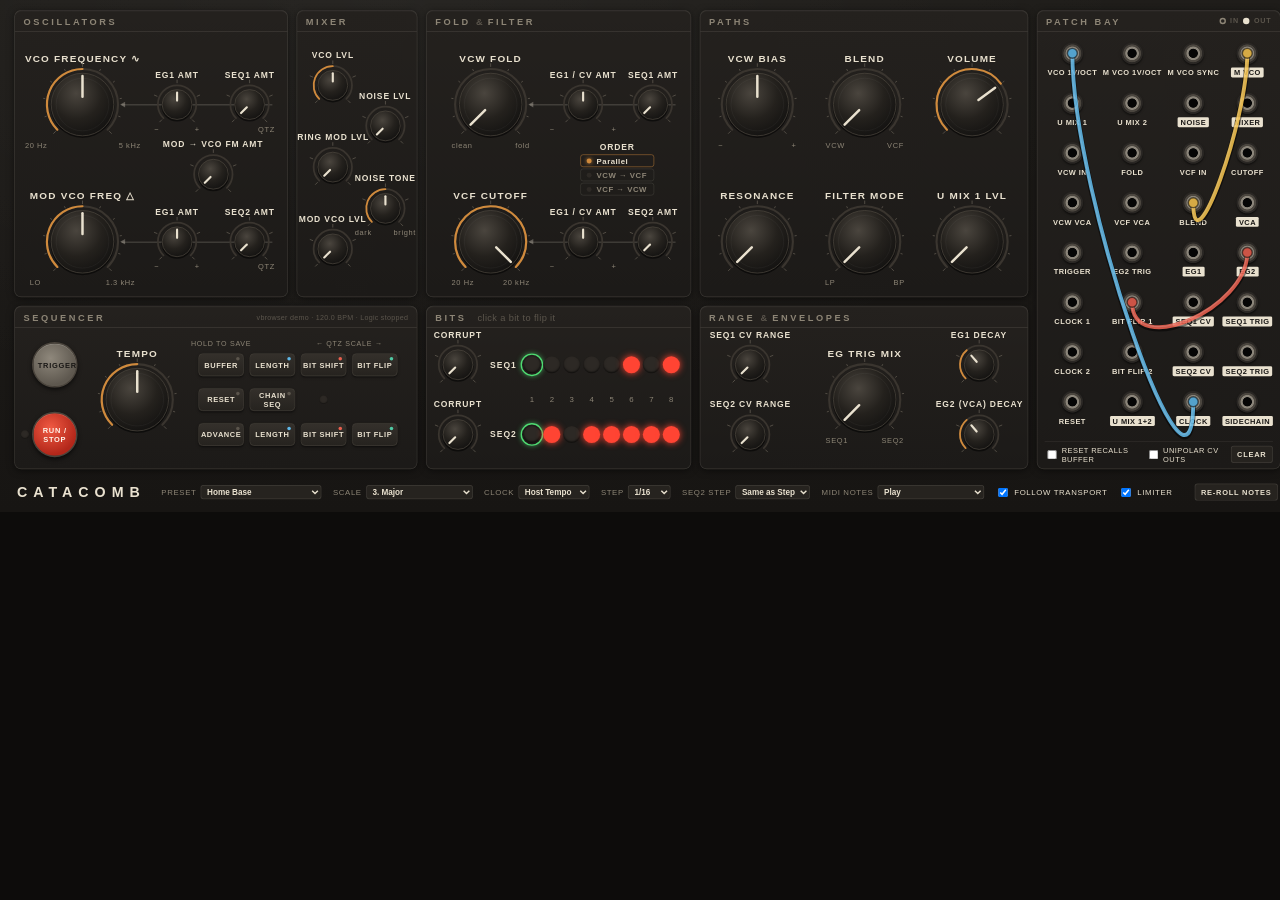
<file: ui/index.html>
<!doctype html>
<html lang="en">
<head>
  <meta charset="utf-8">
  <meta name="viewport" content="width=device-width, initial-scale=1">
  <title>Catacomb</title>
  <link rel="stylesheet" href="style.css">
</head>
<body>
  <!--
    The panel is laid out at 1800 × 720 and scaled to the window (main.js).

    Modules follow the instrument's functional blocks. Inside a module everything is placed
    on a grid by data-x / data-y (module coordinates):
      .ctl     a knob, placed so the KNOB's centre is at (x, y); its label sits above
      .place   any other element, centred on (x, y)
      .link    a line at y from x1 to x2, tying amount knobs to the knob they modulate
    Shared row lines — top modules: y = 132 / 230 / 325; bottom modules: y = 82 / 131 / 180.

    Knob attributes: data-param (host parameter id), data-size (L / M / S), data-lo / data-hi
    (legends under the knob).
  -->
  <main id="panel">
    <div class="row top">
      <section class="sec mod" style="width: 385px">
        <h2>Oscillators</h2>
        <div class="link" data-x1="150" data-x2="362" data-y="132"></div>
        <div class="ctl" data-x="95" data-y="132" data-param="vcoFreq" data-size="L" data-label="VCO Frequency ∿" data-lo="20 Hz" data-hi="5 kHz"></div>
        <div class="ctl" data-x="228" data-y="132" data-param="vcoEg1Amt" data-size="S" data-label="EG1 Amt" data-lo="−" data-hi="+"></div>
        <div class="ctl" data-x="330" data-y="132" data-param="vcoSeq1Amt" data-size="S" data-label="SEQ1 Amt" data-hi="QTZ"></div>
        <div class="ctl" data-x="279" data-y="230" data-param="fmAmt" data-size="S" data-label="Mod → VCO FM Amt"></div>
        <div class="link" data-x1="150" data-x2="362" data-y="325"></div>
        <div class="ctl" data-x="95" data-y="325" data-param="mvcoFreq" data-size="L" data-label="Mod VCO Freq △" data-lo="LO" data-hi="1.3 kHz"></div>
        <div class="ctl" data-x="228" data-y="325" data-param="mvcoEg1Amt" data-size="S" data-label="EG1 Amt" data-lo="−" data-hi="+"></div>
        <div class="ctl" data-x="330" data-y="325" data-param="mvcoSeq2Amt" data-size="S" data-label="SEQ2 Amt" data-hi="QTZ"></div>
      </section>

      <section class="sec mod" style="width: 170px" title="Each channel overdrives past noon (RING MOD stays clean)">
        <h2>Mixer</h2>
        <div class="ctl" data-x="50" data-y="105" data-param="vcoLvl" data-size="S" data-label="VCO Lvl"></div>
        <div class="ctl" data-x="50" data-y="220" data-param="ringLvl" data-size="S" data-label="Ring Mod Lvl"></div>
        <div class="ctl" data-x="50" data-y="335" data-param="mvcoLvl" data-size="S" data-label="Mod VCO Lvl"></div>
        <div class="ctl" data-x="124" data-y="162" data-param="noiseLvl" data-size="S" data-label="Noise Lvl"></div>
        <div class="ctl" data-x="124" data-y="278" data-param="noiseTone" data-size="S" data-label="Noise Tone" data-lo="dark" data-hi="bright"></div>
      </section>

      <section class="sec mod" style="width: 373px">
        <h2>Fold <span class="amp">&amp;</span> Filter</h2>
        <div class="link" data-x1="145" data-x2="350" data-y="132"></div>
        <div class="ctl" data-x="90" data-y="132" data-param="fold" data-size="L" data-label="VCW Fold" data-lo="clean" data-hi="fold"></div>
        <div class="ctl" data-x="220" data-y="132" data-param="foldEg1Amt" data-size="S" data-label="EG1 / CV Amt" data-lo="−" data-hi="+"></div>
        <div class="ctl" data-x="318" data-y="132" data-param="foldSeq1Amt" data-size="S" data-label="SEQ1 Amt"></div>
        <div class="place order" data-x="268" data-y="222" data-param="order" title="ORDER: how the wavefolder (VCW) and filter (VCF) paths are joined">
          <div class="order-title">Order</div>
        </div>
        <div class="link" data-x1="145" data-x2="350" data-y="325"></div>
        <div class="ctl" data-x="90" data-y="325" data-param="cutoff" data-size="L" data-label="VCF Cutoff" data-lo="20 Hz" data-hi="20 kHz"></div>
        <div class="ctl" data-x="220" data-y="325" data-param="cutoffEg1Amt" data-size="S" data-label="EG1 / CV Amt" data-lo="−" data-hi="+"></div>
        <div class="ctl" data-x="318" data-y="325" data-param="cutoffSeq2Amt" data-size="S" data-label="SEQ2 Amt"></div>
      </section>

      <section class="sec mod" style="width: 462px">
        <h2>Paths</h2>
        <div class="ctl" data-x="80" data-y="132" data-param="bias" data-size="L" data-label="VCW Bias" data-lo="−" data-hi="+"></div>
        <div class="ctl" data-x="231" data-y="132" data-param="blend" data-size="L" data-label="Blend" data-lo="VCW" data-hi="VCF"></div>
        <div class="ctl" data-x="382" data-y="132" data-param="volume" data-size="L" data-label="Volume"></div>
        <div class="ctl" data-x="80" data-y="325" data-param="resonance" data-size="L" data-label="Resonance"></div>
        <div class="ctl" data-x="231" data-y="325" data-param="filterMode" data-size="L" data-label="Filter Mode" data-lo="LP" data-hi="BP"></div>
        <div class="ctl" data-x="382" data-y="325" data-param="umix1Lvl" data-size="L" data-label="U Mix 1 Lvl"></div>
      </section>
    </div>

    <div class="row bottom">
      <section class="sec mod" style="width: 567px">
        <h2>Sequencer <span id="status"></span></h2>
        <span class="place lamp" id="runLamp" data-x="14" data-y="180"></span>
        <button class="place pad round" data-x="56" data-y="82" data-button="Trigger" title="TRIGGER: fire both envelopes">Trigger</button>
        <button class="place pad round red" data-x="56" data-y="180" data-button="RunStop" title="RUN / STOP the sequencers (they don't reset)">Run / Stop</button>
        <div class="ctl" data-x="172" data-y="131" data-param="tempo" data-size="L" data-label="Tempo"></div>

        <div class="place key-note" data-x="290" data-y="52">Hold to save</div>
        <div class="place key-note" data-x="470" data-y="52">← QTZ scale →</div>
        <button class="place key" data-x="290" data-y="82" data-button="Buffer" title="BUFFER: tap to recall the saved pattern, hold 1 s to save. Hold with RESET 1 s to clear.">Buffer</button>
        <button class="place key c1" data-x="362" data-y="82" data-button="Length1" title="LENGTH 1: shorten SEQ1 (8 → 1 → 8). + RESET: back to 8. With BIT SHIFT 1: previous scale.">Length</button>
        <button class="place key c2" data-x="434" data-y="82" data-button="Shift1" title="BIT SHIFT 1: rotate SEQ1 right. Hold as a modifier: + RESET undo, + ADVANCE move the write head, + LENGTH / BIT FLIP change the scale.">Bit Shift</button>
        <button class="place key c3" data-x="506" data-y="82" data-button="Flip1" title="BIT FLIP 1: flip SEQ1's bit at the write head (hold: every step).">Bit Flip</button>
        <button class="place key" data-x="290" data-y="131" data-button="Reset" title="RESET: both play heads to bit 1">Reset</button>
        <button class="place key" data-x="362" data-y="131" data-button="Chain" title="CHAIN SEQ: one 16-step loop">Chain Seq</button>
        <span class="place lamp" id="chainLamp" data-x="434" data-y="131" title="Lit while chained"></span>
        <button class="place key" data-x="290" data-y="180" data-button="Advance" title="ADVANCE: step both heads (while stopped)">Advance</button>
        <button class="place key c1" data-x="362" data-y="180" data-button="Length2" title="LENGTH 2: shorten SEQ2. With BIT SHIFT 2: slower clock division.">Length</button>
        <button class="place key c2" data-x="434" data-y="180" data-button="Shift2" title="BIT SHIFT 2: rotate SEQ2 right (chained: offset SEQ2's play head).">Bit Shift</button>
        <button class="place key c3" data-x="506" data-y="180" data-button="Flip2" title="BIT FLIP 2: flip SEQ2's bit at the write head. With BIT SHIFT 2: faster clock division.">Bit Flip</button>
      </section>

      <section class="sec mod" style="width: 373px">
        <h2>Bits <span class="hint">click a bit to flip it</span></h2>
        <div class="ctl" data-x="44" data-y="82" data-param="corrupt1" data-size="S" data-label="Corrupt"></div>
        <div class="ctl" data-x="44" data-y="180" data-param="corrupt2" data-size="S" data-label="Corrupt"></div>
        <span class="place row-name" data-x="108" data-y="82">SEQ1</span>
        <span class="place row-name" data-x="108" data-y="180">SEQ2</span>
        <div class="place leds" id="leds1" data-x="246" data-y="82"></div>
        <div class="place nums" data-x="246" data-y="131"><i>1</i><i>2</i><i>3</i><i>4</i><i>5</i><i>6</i><i>7</i><i>8</i></div>
        <div class="place leds" id="leds2" data-x="246" data-y="180"></div>
      </section>

      <section class="sec mod" style="width: 462px">
        <h2>Range <span class="amp">&amp;</span> Envelopes</h2>
        <div class="ctl" data-x="70" data-y="82" data-param="cvRange1" data-size="S" data-label="SEQ1 CV Range"></div>
        <div class="ctl" data-x="70" data-y="180" data-param="cvRange2" data-size="S" data-label="SEQ2 CV Range"></div>
        <div class="ctl" data-x="231" data-y="131" data-param="egTrigMix" data-size="L" data-label="EG Trig Mix" data-lo="SEQ1" data-hi="SEQ2"></div>
        <div class="ctl" data-x="392" data-y="82" data-param="eg1Decay" data-size="S" data-label="EG1 Decay"></div>
        <div class="ctl" data-x="392" data-y="180" data-param="eg2Decay" data-size="S" data-label="EG2 (VCA) Decay"></div>
      </section>
    </div>

    <aside class="sec bay">
      <h2>Patch Bay <span class="key-legend"><i class="dot in"></i>in <i class="dot out"></i>out</span></h2>
      <div id="bay"></div>
      <div class="bay-foot">
        <label class="check"><input type="checkbox" data-param="resetRecallsBuffer"> Reset recalls buffer</label>
        <label class="check"><input type="checkbox" data-param="cvOutUnipolar"> Unipolar CV outs</label>
        <button class="small-btn" id="clearCables" title="Remove every cable (all jacks back on their normals)">Clear</button>
      </div>
    </aside>

    <footer class="bar">
      <div class="brand-block"><span class="brand">CATACOMB</span></div>
      <label>Preset <select id="preset"></select></label>
      <label>Scale <select id="scale"></select></label>
      <label>Clock <select data-param="clockSource"></select></label>
      <label>Step <select data-param="clockDiv"></select></label>
      <label>SEQ2 step <select data-param="clock2Div"></select></label>
      <label>MIDI notes <select data-param="midiNotes"></select></label>
      <label class="check"><input type="checkbox" data-param="followTransport"> Follow transport</label>
      <label class="check" title="Keeps the output under −1 dBFS"><input type="checkbox" data-param="outputLimiter"> Limiter</label>
      <button class="small-btn" id="reroll" title="New random voltages for every bit that's on (rhythm kept)">Re-roll notes</button>
    </footer>
    <div id="readout" hidden></div>
    <div id="tip" hidden><b></b><span></span></div>
  </main>
  <script type="module" src="src/main.js"></script>
</body>
</html>
</file>
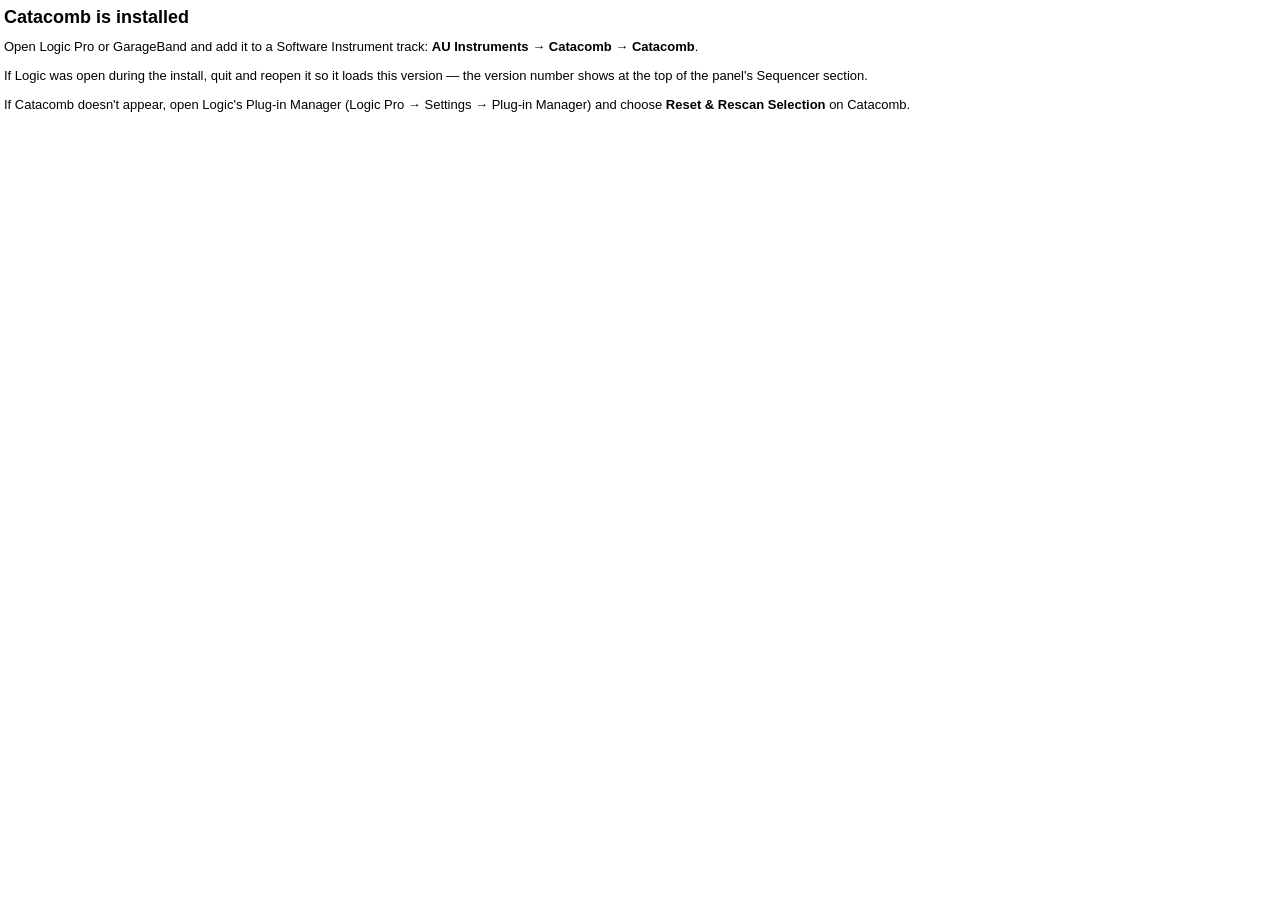
<file: packaging/resources/conclusion.html>
<!doctype html>
<html><head><meta charset="utf-8">
<style>body{font:13px -apple-system,Helvetica,sans-serif;line-height:1.45;margin:0 4px}h1{font-size:18px;margin:4px 0 8px}p{margin:0 0 10px}</style>
</head><body>
<h1>Catacomb is installed</h1>
<p>Open Logic Pro or GarageBand and add it to a Software Instrument track:
<b>AU Instruments → Catacomb → Catacomb</b>.</p>
<p>If Logic was open during the install, quit and reopen it so it loads this version — the version
number shows at the top of the panel's Sequencer section.</p>
<p>If Catacomb doesn't appear, open Logic's Plug-in Manager (Logic Pro → Settings → Plug-in Manager)
and choose <b>Reset &amp; Rescan Selection</b> on Catacomb.</p>
</body></html>
</file>
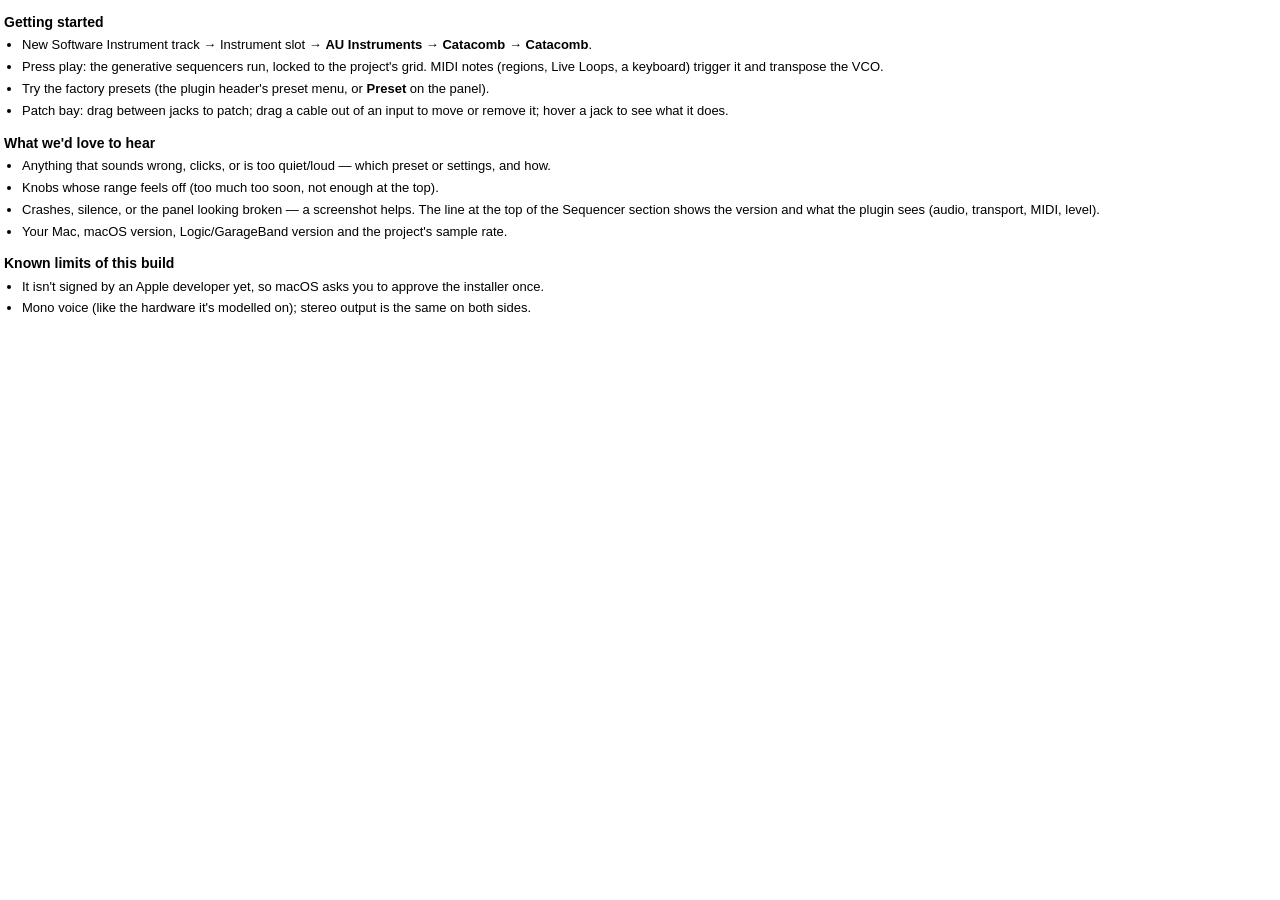
<file: packaging/resources/readme.html>
<!doctype html>
<html><head><meta charset="utf-8">
<style>body{font:13px -apple-system,Helvetica,sans-serif;line-height:1.45;margin:0 4px}h2{font-size:14px;margin:12px 0 4px}ul{margin:0 0 8px;padding-left:18px}li{margin-bottom:3px}</style>
</head><body>
<h2>Getting started</h2>
<ul>
<li>New Software Instrument track → Instrument slot → <b>AU Instruments → Catacomb → Catacomb</b>.</li>
<li>Press play: the generative sequencers run, locked to the project's grid. MIDI notes (regions,
Live Loops, a keyboard) trigger it and transpose the VCO.</li>
<li>Try the factory presets (the plugin header's preset menu, or <b>Preset</b> on the panel).</li>
<li>Patch bay: drag between jacks to patch; drag a cable out of an input to move or remove it;
hover a jack to see what it does.</li>
</ul>
<h2>What we'd love to hear</h2>
<ul>
<li>Anything that sounds wrong, clicks, or is too quiet/loud — which preset or settings, and how.</li>
<li>Knobs whose range feels off (too much too soon, not enough at the top).</li>
<li>Crashes, silence, or the panel looking broken — a screenshot helps. The line at the top of the
Sequencer section shows the version and what the plugin sees (audio, transport, MIDI, level).</li>
<li>Your Mac, macOS version, Logic/GarageBand version and the project's sample rate.</li>
</ul>
<h2>Known limits of this build</h2>
<ul>
<li>It isn't signed by an Apple developer yet, so macOS asks you to approve the installer once.</li>
<li>Mono voice (like the hardware it's modelled on); stereo output is the same on both sides.</li>
</ul>
</body></html>
</file>
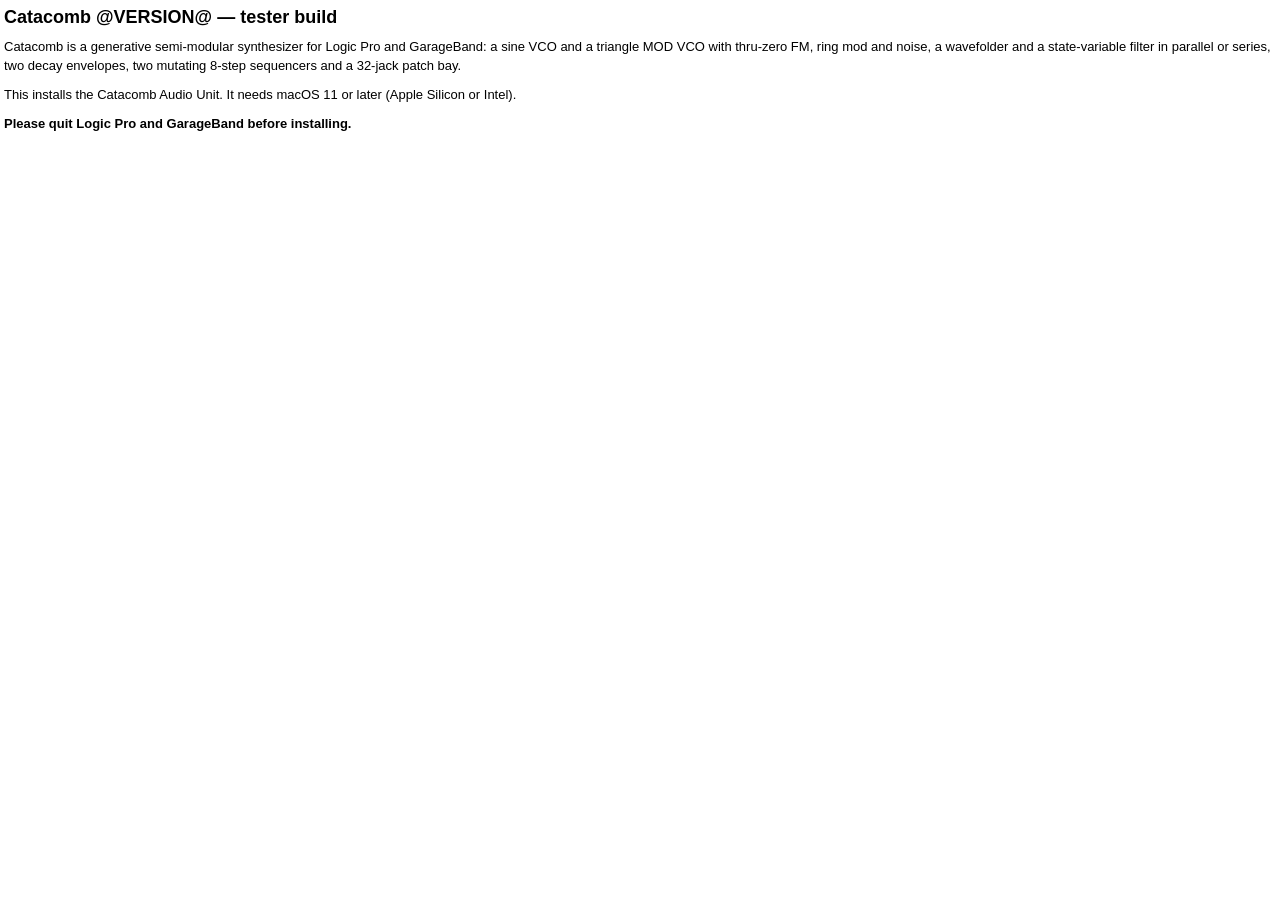
<file: packaging/resources/welcome.html>
<!doctype html>
<html><head><meta charset="utf-8">
<style>body{font:13px -apple-system,Helvetica,sans-serif;line-height:1.45;margin:0 4px}h1{font-size:18px;margin:4px 0 8px}p{margin:0 0 10px}</style>
</head><body>
<h1>Catacomb @VERSION@ — tester build</h1>
<p>Catacomb is a generative semi-modular synthesizer for Logic Pro and GarageBand: a sine VCO and a
triangle MOD VCO with thru-zero FM, ring mod and noise, a wavefolder and a state-variable filter in
parallel or series, two decay envelopes, two mutating 8-step sequencers and a 32-jack patch bay.</p>
<p>This installs the Catacomb Audio Unit. It needs macOS 11 or later (Apple Silicon or Intel).</p>
<p><b>Please quit Logic Pro and GarageBand before installing.</b></p>
</body></html>
</file>
<file: ui/style.css>
/* Catacomb — a basalt slab with bone-white engraving. Laid out at 1800 × 720 and
   scaled to the window by main.js. Modules are fixed-size; their controls are placed
   on a grid by main.js (see index.html). */

:root {
  --bg: #0d0c0b;
  --slab: #1c1a18;
  --slab-hi: #24211e;
  --ink: #e9e1cf;
  --dim: #8d8576;
  --faint: #5b554c;
  --line: rgba(233, 225, 207, 0.13);
  --link: rgba(233, 225, 207, 0.32);
  --accent: #d08a3c;
  --led-off: #2d2925;
  --led-red: #ff4433;
  --led-green: #4fdc72;
  --led-amber: #ffb340;
  --cond: "Avenir Next Condensed", "DIN Condensed", "Helvetica Neue", Arial, sans-serif;
}

html, body {
  margin: 0;
  height: 100%;
  background: var(--bg);
  color: var(--ink);
  font-family: var(--cond);
  overflow: hidden;
  user-select: none;
  -webkit-user-select: none;
}

#panel {
  position: absolute;
  left: 0;
  top: 0;
  width: 1800px;
  height: 720px;
  transform-origin: 0 0;
  box-sizing: border-box;
  padding: 14px 20px 8px;
  background:
    radial-gradient(ellipse at 30% 0%, rgba(255, 255, 255, 0.04), transparent 60%),
    linear-gradient(180deg, #1f1d1a, #171513);
  display: grid;
  grid-template-columns: 1426px 1fr;
  grid-template-rows: 404px 230px 40px;
  grid-template-areas: "top bay" "bottom bay" "bar bar";
  gap: 12px;
}

/* ---- Modules ---------------------------------------------------------------------------- */
.row { display: flex; gap: 12px; }
.row.top { grid-area: top; }
.row.bottom { grid-area: bottom; }

.sec {
  background: linear-gradient(180deg, var(--slab-hi), var(--slab));
  border: 1px solid var(--line);
  border-radius: 10px;
  box-shadow: inset 0 1px 0 rgba(255, 255, 255, 0.04), 0 2px 10px rgba(0, 0, 0, 0.5);
  box-sizing: border-box;
  position: relative;
}
.mod { flex: none; height: 100%; }
.sec h2 {
  margin: 0;
  padding: 8px 12px 6px;
  font-size: 13px;
  font-weight: 700;
  letter-spacing: 0.28em;
  text-transform: uppercase;
  color: var(--dim);
  border-bottom: 1px solid var(--line);
}
h2 .amp { letter-spacing: 0; color: var(--faint); }
h2 .hint { letter-spacing: 0.04em; text-transform: none; font-weight: 500; color: var(--faint); margin-left: 8px; }

/* Placed items: main.js sets left/top from data-x / data-y. */
.mod > .ctl, .mod > .place, .mod > .link { position: absolute; }

/* A line from a knob to the amount knobs that modulate it (arrow at the knob). */
.link { height: 0; border-top: 1.5px solid var(--link); }
.link::before {
  content: "";
  position: absolute;
  left: -2px;
  top: -5.5px;
  border: 4.5px solid transparent;
  border-right: 7px solid var(--link);
  border-left: 0;
}

/* ---- Knobs --------------------------------------------------------------------------- */
.ctl { display: flex; flex-direction: column; align-items: center; gap: 2px; }
.ctl .label {
  font-size: 12px;
  font-weight: 600;
  letter-spacing: 0.1em;
  text-transform: uppercase;
  white-space: nowrap;
  line-height: 16px;
}
.ctl[data-size="L"] .label { font-size: 14px; letter-spacing: 0.12em; }
.knob { position: relative; cursor: ns-resize; touch-action: none; }
.knob svg { display: block; overflow: visible; }
.knob .track { fill: none; stroke: #3a352f; stroke-linecap: round; }
.knob .value { fill: none; stroke: var(--accent); stroke-linecap: round; }
.knob .tick { stroke: var(--faint); stroke-width: 1.2; }
.knob .pointer { stroke: var(--ink); stroke-linecap: round; }
.knob:hover .track { stroke: #4a443c; }
.legend {
  display: flex;
  justify-content: space-between;
  width: 100%;
  min-width: 60px;
  font-size: 10.5px;
  line-height: 12px;
  color: var(--dim);
  letter-spacing: 0.08em;
  margin-top: -6px;
}

/* ---- ORDER switch ------------------------------------------------------------------------ */
.order { display: flex; flex-direction: column; gap: 2px; width: 104px; }
.order-title { font-size: 12px; font-weight: 600; letter-spacing: 0.1em; text-transform: uppercase; text-align: center; line-height: 16px; }
.order button {
  font: 600 11px var(--cond);
  letter-spacing: 0.06em;
  color: var(--dim);
  background: transparent;
  border: 1px solid var(--line);
  border-radius: 4px;
  padding: 2px 8px;
  white-space: nowrap;
  cursor: pointer;
  display: flex;
  align-items: center;
  gap: 7px;
}
.order button::before {
  content: "";
  width: 7px;
  height: 7px;
  border-radius: 50%;
  background: var(--led-off);
}
.order button.on { color: var(--ink); border-color: rgba(208, 138, 60, 0.6); }
.order button.on::before { background: var(--accent); box-shadow: 0 0 6px var(--accent); }

/* ---- Sequencer --------------------------------------------------------------------------- */
.pad {
  font: 700 10.5px var(--cond);
  letter-spacing: 0.1em;
  text-transform: uppercase;
  cursor: pointer;
}
.pad.round {
  width: 64px;
  height: 64px;
  border-radius: 50%;
  border: 2px solid #4a443c;
  background: radial-gradient(circle at 40% 35%, #8f887c, #5e584f 70%);
  box-shadow: 0 3px 6px rgba(0, 0, 0, 0.6), inset 0 1px 0 rgba(255, 255, 255, 0.2);
  color: #1a1816;
}
.pad.round.red { background: radial-gradient(circle at 40% 35%, #f05a43, #b3271a 70%); color: #fff2e8; }
.pad.round:active, .pad.round.held { filter: brightness(0.85); }

.lamp {
  width: 12px;
  height: 12px;
  border-radius: 50%;
  background: var(--led-off);
  box-shadow: inset 0 -1px 2px rgba(0, 0, 0, 0.6);
}
.lamp.on { background: var(--led-green); box-shadow: 0 0 8px var(--led-green); }

.key-note { font-size: 10px; color: var(--dim); letter-spacing: 0.1em; text-transform: uppercase; white-space: nowrap; }
.key {
  width: 64px;
  height: 32px;
  border-radius: 6px;
  border: 1px solid #423d36;
  background: linear-gradient(180deg, #34302b, #26231f);
  color: var(--ink);
  font: 700 10.5px var(--cond);
  letter-spacing: 0.08em;
  text-transform: uppercase;
  cursor: pointer;
  box-shadow: 0 2px 3px rgba(0, 0, 0, 0.5);
  padding: 0;
}
.key::after {
  content: "";
  position: absolute;
  top: 4px;
  right: 5px;
  width: 5px;
  height: 5px;
  border-radius: 50%;
  background: var(--faint);
}
.key.c1::after { background: #5fb8e8; }
.key.c2::after { background: #e8604f; }
.key.c3::after { background: #4fc9a4; }
.key:active, .key.held { background: linear-gradient(180deg, #26231f, #34302b); }

.row-name { font-size: 12px; font-weight: 700; letter-spacing: 0.12em; }
.leds, .nums { display: grid; grid-template-columns: repeat(8, 24px); column-gap: 4px; }
.nums i { font-style: normal; font-size: 11px; color: var(--dim); text-align: center; }
.led {
  width: 24px;
  height: 24px;
  border-radius: 50%;
  background: var(--led-off);
  box-shadow: inset 0 -2px 3px rgba(0, 0, 0, 0.7);
  cursor: pointer;
  position: relative;
}
.led.out { opacity: 0.28; }
.led.red { background: var(--led-red); box-shadow: 0 0 10px var(--led-red); }
.led.green { background: var(--led-green); box-shadow: 0 0 10px var(--led-green); }
.led.amber { background: var(--led-amber); box-shadow: 0 0 10px var(--led-amber); }
.led.play::after {
  content: "";
  position: absolute;
  inset: -4px;
  border-radius: 50%;
  border: 2px solid var(--led-green);
  box-shadow: 0 0 8px rgba(79, 220, 114, 0.6);
}
.led.write::before {
  content: "";
  position: absolute;
  inset: -4px;
  border-radius: 50%;
  border: 2px dashed var(--led-red);
  animation: blink 0.5s steps(2, jump-none) infinite;
}
@keyframes blink { 50% { opacity: 0.15; } }

/* ---- Settings bar ------------------------------------------------------------------------- */
.bar {
  grid-area: bar;
  display: flex;
  align-items: center;
  gap: 18px;
  padding: 0 4px;
  font-size: 11px;
  letter-spacing: 0.08em;
  text-transform: uppercase;
  color: var(--dim);
}
.brand-block { display: flex; align-items: baseline; gap: 12px; margin-right: 6px; }
.brand { font-size: 20px; font-weight: 800; letter-spacing: 0.42em; color: var(--ink); }
.tag { font-size: 10px; color: var(--dim); letter-spacing: 0.24em; }
.bar label { display: flex; align-items: center; gap: 6px; white-space: nowrap; }
.bar select {
  font: 600 11.5px var(--cond);
  color: var(--ink);
  background: #26231f;
  border: 1px solid var(--line);
  border-radius: 4px;
  padding: 2px 4px;
}
#scale { width: 150px; }
.bar .check { color: var(--ink); }
.small-btn {
  font: 700 10.5px var(--cond);
  letter-spacing: 0.1em;
  text-transform: uppercase;
  color: var(--ink);
  background: #26231f;
  border: 1px solid var(--line);
  border-radius: 4px;
  padding: 5px 8px;
  cursor: pointer;
  white-space: nowrap;
}
.small-btn:active { background: #3a3631; }
#status {
  float: right;
  font-size: 10px;
  font-weight: 500;
  color: var(--faint);
  letter-spacing: 0.04em;
  text-transform: none;
  margin-top: 2px;
}
#preset { width: 170px; }
.bar { gap: 16px; }
.bar .small-btn { margin-left: auto; }

/* ---- Patch bay ------------------------------------------------------------------------------ */
.bay { grid-area: bay; display: flex; flex-direction: column; padding: 0 10px 8px; }
.bay h2 { margin: 0 -10px; }
.key-legend { float: right; font-size: 10px; letter-spacing: 0.12em; color: var(--faint); display: flex; gap: 6px; align-items: center; margin-top: 1px; }
.dot { display: inline-block; width: 9px; height: 9px; border-radius: 50%; }
.dot.in { border: 2px solid var(--dim); box-sizing: border-box; }
.dot.out { background: var(--ink); }
#bay { position: relative; flex: 1; }
.jacks { display: grid; grid-template-columns: repeat(4, 1fr); grid-auto-rows: 70px; padding-top: 4px; }
.jack-cell { display: flex; flex-direction: column; align-items: center; justify-content: center; gap: 5px; }
.jack {
  width: 30px;
  height: 30px;
  border-radius: 50%;
  box-sizing: border-box;
  cursor: crosshair;
  background: radial-gradient(circle, #050505 0 6px, #8b857a 7px 9px, #4b463f 10px 12px, #2a2724 13px);
  box-shadow: 0 2px 3px rgba(0, 0, 0, 0.6);
}
.jack:hover { box-shadow: 0 0 0 3px rgba(208, 138, 60, 0.6); }
.jack-label { font-size: 10.5px; font-weight: 700; letter-spacing: 0.06em; white-space: nowrap; padding: 1px 4px; border-radius: 2px; }
.jack-cell.out .jack-label { background: var(--ink); color: #1a1816; }
.jack-cell.in .jack-label { color: var(--ink); }
svg.cables { position: absolute; inset: 0; width: 100%; height: 100%; overflow: visible; pointer-events: none; }
.cable path { fill: none; stroke-linecap: round; }
.cable .shadow { stroke-width: 8; transform: translate(0, 2px); }
.cable .body { stroke-width: 5.5; }
.cable .shine { stroke-width: 1.5; transform: translate(-1px, -1px); }
.cable .plug { stroke: rgba(0, 0, 0, 0.6); stroke-width: 2; }
.cable { opacity: 0.88; }
.cable.live { opacity: 0.7; }
.bay-foot { display: flex; align-items: center; gap: 10px; font-size: 10.5px; letter-spacing: 0.06em; text-transform: uppercase; color: var(--ink); padding-top: 6px; border-top: 1px solid var(--line); }
.bay-foot .check { display: flex; align-items: center; gap: 4px; }
.bay-foot .small-btn { margin-left: auto; }

/* ---- Readout / tooltip ------------------------------------------------------------------------ */
#readout {
  position: absolute;
  z-index: 10;
  pointer-events: none;
  padding: 4px 8px;
  border-radius: 4px;
  background: rgba(10, 9, 8, 0.92);
  border: 1px solid var(--line);
  font: 600 13px var(--cond);
  letter-spacing: 0.04em;
  white-space: nowrap;
  transform: translate(-50%, -100%);
}
#tip {
  position: absolute;
  z-index: 11;
  pointer-events: none;
  max-width: 260px;
  padding: 7px 10px;
  border-radius: 5px;
  background: rgba(10, 9, 8, 0.95);
  border: 1px solid var(--line);
  font: 500 12.5px var(--cond);
  line-height: 1.35;
  letter-spacing: 0.02em;
  transform: translate(-100%, -50%);
}
#tip b { display: block; font-weight: 700; letter-spacing: 0.08em; margin-bottom: 2px; }
#tip span { color: var(--dim); }
</file>
